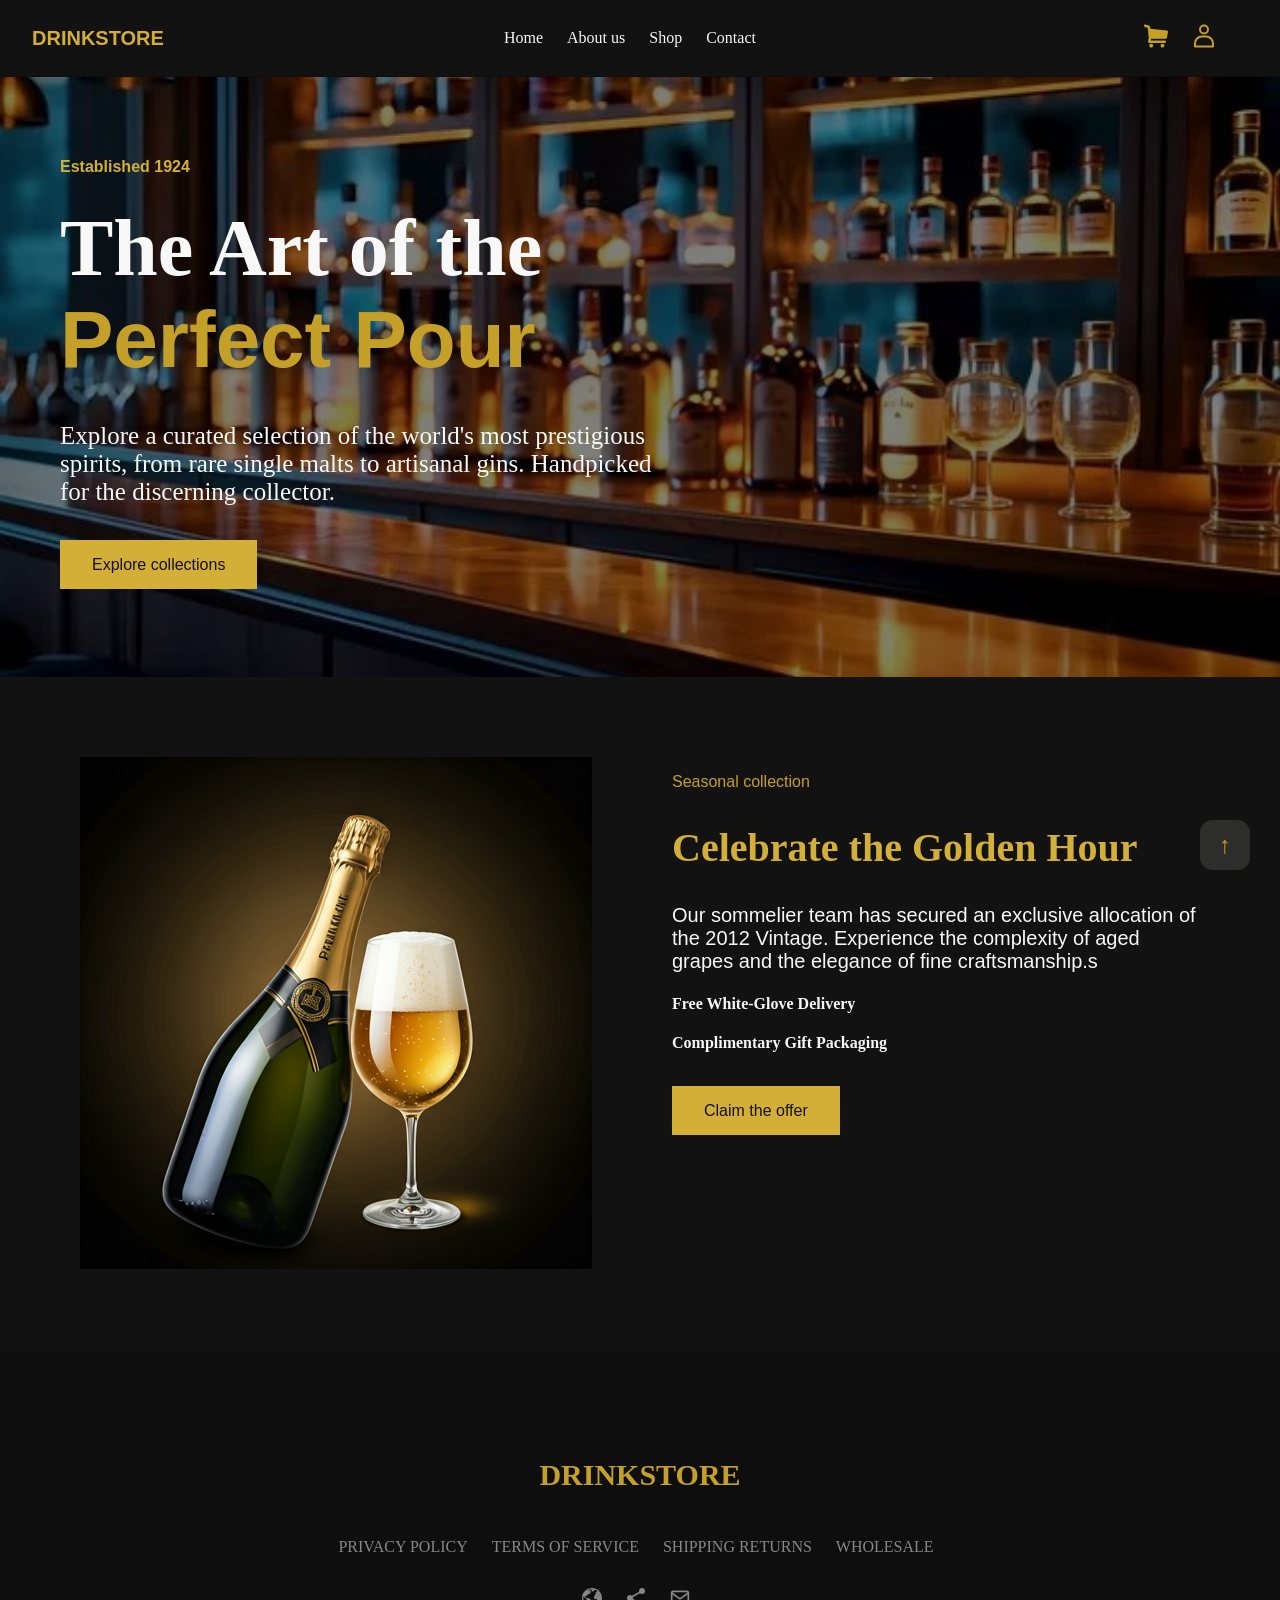
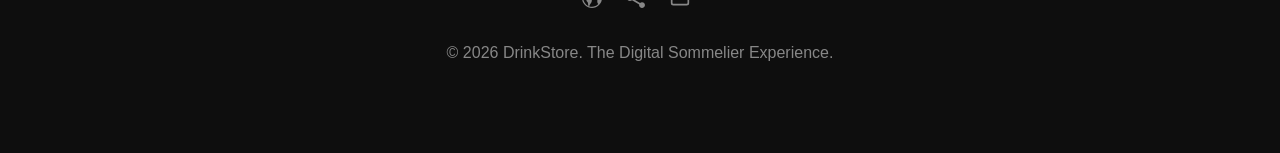
<file: aboutus.html>
<!DOCTYPE html>
<html lang="en">

<head>
    <meta charset="UTF-8">
    <meta name="viewport" content="width=device-width, initial-scale=1.0">
    <title>Drinkstore</title>
    <link rel="stylesheet" href="src/css/style.css">
    <link rel="stylesheet" href="src/css/aboutus.css">
    <link rel="stylesheet" href="src/fonts/Manrope-VariableFont_wght.ttf">
    <link rel="stylesheet" href="src/fonts/NotoSerif-VariableFont_wdth,wght.ttf">

</head>
<a href="#" class="back-to-top">
    <i class="fas fa-arrow-up"></i> <span>↑</span>
</a>
<header>
    <nav>
        <div>
            <h2 class="first_font title_links first_color">DRINKSTORE</h2>
        </div>
        <div>
            <ul class="nav_links first_font">
                <li><a href="index.html">Home</a></li>
                <li><a href="aboutus.html">About us</a></li>
                <li><a href="shop.html">Shop</a></li>
                <li><a href="contact.html">Contact</a></li>
            </ul>
        </div>
        <div>
            <ul class="nav_links_1">
                <li><img class="nav_icon" src="src/imgs/cart_icon.svg" alt="cart_icon"></li>
                <li><img class="nav_icon" src="src/imgs/account_icon.svg" alt="account icon"></li>
            </ul>
        </div>
    </nav>
</header>
<main>
    <section class="section_1">
        <div style="width: 600px; margin: 60px;">
        <h4 class="first_color first_font">Established 1924</h4>
        <h1 class="third_color second_font">The Art of the <br>
        <span class="second_color first_font">Perfect Pour</span></h1>
        <p class="third_color">Explore a curated selection of the world's most prestigious spirits, from rare single malts to artisanal gins. Handpicked for the discerning collector.</p>
        <a class="primary_button" href="shop.html">Explore collections</a>
        </div>
    </section>
    <section class="section_2">
        <div style="margin: 80px;"><img src="src/imgs/wine_aboutus.png" alt=""></div>
        <div style="margin-top: 80px; margin-right: 80px;">
            <p class="second_color first_font">Seasonal collection</p>
            <h2 style="font-size: 40px;" class="first_color second_font">Celebrate the Golden Hour</h2>
            <p style="font-size: 20px; " class="third_color first_font">Our sommelier team has secured an exclusive allocation of the 2012 Vintage. Experience the complexity of aged grapes and the elegance of fine craftsmanship.s</p>
            <h4 class="third_color second_font">Free White-Glove Delivery</h4>
            <h4 style="margin-bottom: 50px;" class="third_color second_font">Complimentary Gift Packaging</h4>
            <a class="primary_button" href="#">Claim the offer</a>
        </div>
    </section>
</main>
<footer>
    <div class="footer_center">
        <h3>DRINKSTORE</h3>
    </div>
    <div>
        <ul class="footer_links">
            <li><a class="footer_links_a" href="#">PRIVACY POLICY</a></li>
            <li><a class="footer_links_a" href="#">TERMS OF SERVICE</a></li>
            <li><a class="footer_links_a" href="#">SHIPPING RETURNS</a></li>
            <li><a class="footer_links_a" href="#">WHOLESALE</a></li>
        </ul>
    </div>
    <div>
        <ul class="footer_links">
            <li><a href="#"><img src="src/imgs/globe_icon.svg" alt="globe_icon"></a></li>
            <li><a href="#"><img src="src/imgs/share_icon.svg" alt="share_icon"></a></li>
            <li><a href="#"><img src="src/imgs/mail_icon.svg" alt="mail_icon"></a></li>
        </ul>
    </div>
    <div>
        <p>© 2026 DrinkStore. The Digital Sommelier Experience.</p>
    </div>
</footer>
</html>
</file>
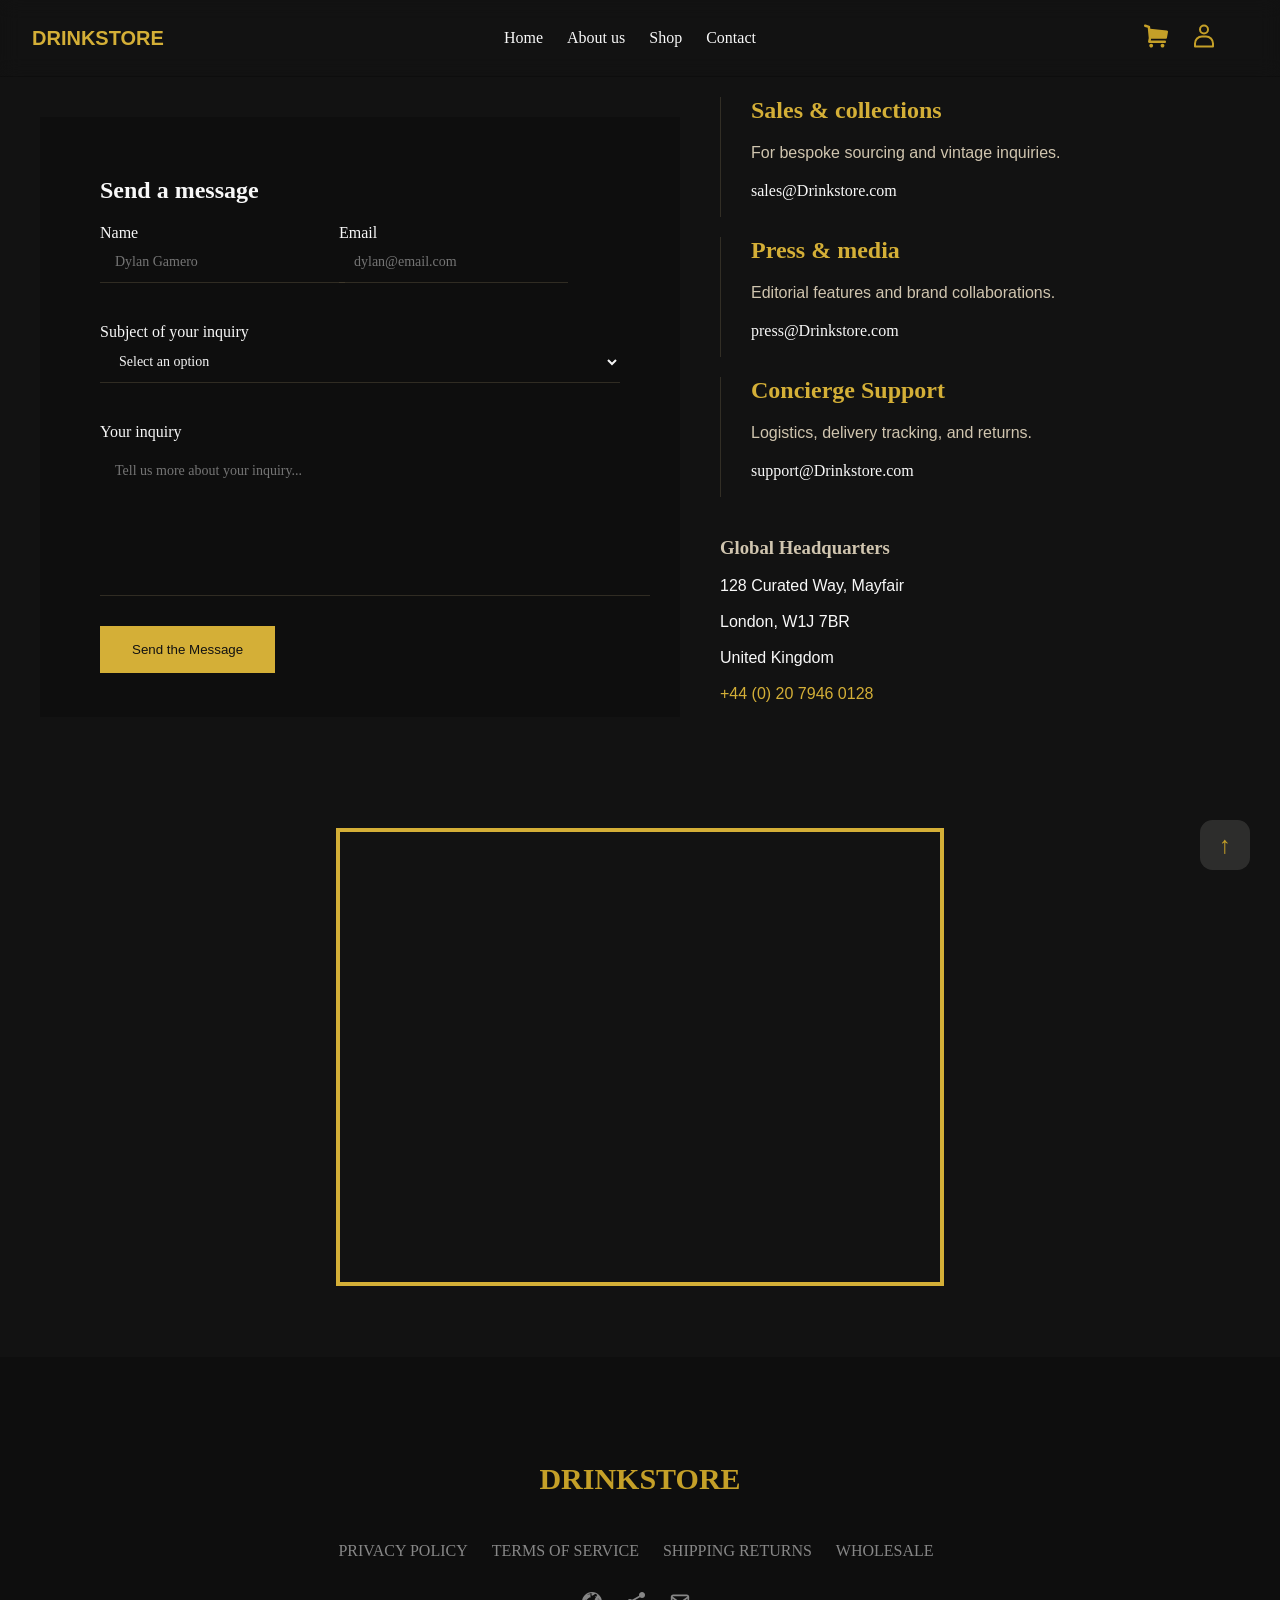
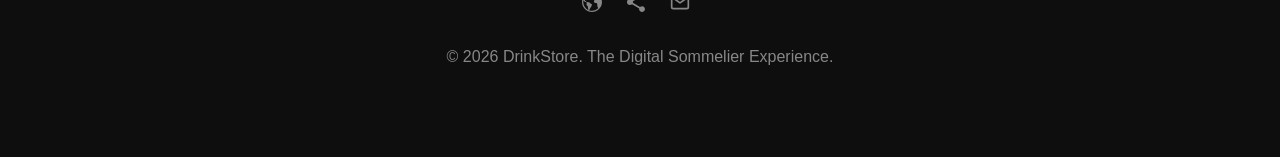
<file: contact.html>
<!DOCTYPE html>
<html lang="en">

<head>
    <meta charset="UTF-8">
    <meta name="viewport" content="width=device-width, initial-scale=1.0">
    <title>Drinkstore</title>
    <link rel="stylesheet" href="src/css/style.css">
    <link rel="stylesheet" href="src/css/contact.css">
    <link rel="stylesheet" href="src/fonts/Manrope-VariableFont_wght.ttf">
    <link rel="stylesheet" href="src/fonts/NotoSerif-VariableFont_wdth,wght.ttf">

</head>
<a href="#" class="back-to-top">
    <i class="fas fa-arrow-up"></i> <span>↑</span>
</a>
<header>
    <nav>
        <div>
            <h2 class="first_font title_links first_color">DRINKSTORE</h2>
        </div>
        <div>
            <ul class="nav_links first_font">
                <li><a href="index.html">Home</a></li>
                <li><a href="aboutus.html">About us</a></li>
                <li><a href="shop.html">Shop</a></li>
                <li><a href="contact.html">Contact</a></li>
            </ul>
        </div>
        <div>
            <ul class="nav_links_1">
                <li><img class="nav_icon" src="src/imgs/cart_icon.svg" alt="cart_icon"></li>
                <li><img class="nav_icon" src="src/imgs/account_icon.svg" alt="account icon"></li>
            </ul>
        </div>
    </nav>
</header>
<main>
    <section class="section_1">
        <div class="section_1_form">
            <div class="section_1_form_info">
                <h1 class="second_font third_color">Send a message</h1>
                <form action="#">
                    <div class="section_1_form_labels">
                        <div class="section_1_form_name">
                            <label class="second_font third_color" for="name">Name</label>
                            <input type="text" id="name" class="first_font third_color" placeholder="Dylan Gamero">
                        </div>
                        <div class="section_1_form_email">
                            <label class="second_font third_color" for="email">Email</label>
                            <input type="text" id="name" placeholder="dylan@email.com">
                        </div>
                    </div>
                    <div class="section_1_select">
                        <label class="second_font third_color" for="subject">Subject of your inquiry</label>
                        <select id="subject" name="subject">
                            <option class="second_font third_color" value="" disabled selected>Select an option</option>
                            <option class="second_font third_color" value="wholesale">Curated collection & sales
                            </option>
                            <option class="second_font third_color" value="events">Order logistics & support</option>
                            <option class="second_font third_color" value="support">Press and editorial</option>
                            <option class="second_font third_color" value="support">Wholesale partnership</option>
                        </select>
                    </div>
                    <div>
                        <div>
                            <label class="second_font third_color" for="message">Your
                                inquiry</label>
                            <textarea style="margin-top: 10px;" id="message" name="message" rows="5"
                                placeholder="Tell us more about your inquiry..."></textarea>
                        </div>
                    </div>
                    <div>
                        <button type="submit" class="primary_button">
                            Send the Message
                        </button>
                    </div>
                </form>
            </div>
        </div>
        <div class="section_1_info">
            <div class="section_1_info_minibox">
                <div class="section_1_info_content">
                    <h2 class="first_color second_font">Sales & collections</h2>
                    <p style="margin-bottom: 20px; color: #d0c5af;" class="third_color first_font">For bespoke sourcing
                        and vintage
                        inquiries.</p>
                    <a class="third_color second_font" href="#">sales@Drinkstore.com</a>
                </div>
            </div>
            <div class="section_1_info_minibox">
                <div class="section_1_info_content">
                    <h2 class="first_color second_font">Press & media</h2>
                    <p style="margin-bottom: 20px; color: #d0c5af;" class="third_color first_font">Editorial features
                        and brand collaborations.</p>
                    <a class="third_color second_font" href="#">press@Drinkstore.com</a>
                </div>
            </div>
            <div class="section_1_info_minibox" style="margin-bottom: 40px;">
                <div class="section_1_info_content">
                    <h2 class="first_color second_font">Concierge Support</h2>
                    <p style="margin-bottom: 20px; color: #d0c5af;" class="third_color first_font">Logistics, delivery
                        tracking, and returns.</p>
                    <a class="third_color second_font" href="#">support@Drinkstore.com</a>
                </div>
            </div>
            <div>
                <h3 style="color: #d0c5af;" class="second_font">Global Headquarters</h3>
                <p class="third_color first_font">128 Curated Way, Mayfair <br><br>
                    London, W1J 7BR <br><br>
                    United Kingdom <br><br>
                    <span class="first_color">+44 (0) 20 7946 0128</span>
                </p>
            </div>
        </div>

    </section>
    <section class="section_3">
        <iframe src="https://www.google.com/maps/embed?pb=!1m18!1m12!1m3!1d9933.52040503193!2d-0.1654502879088675!3d51.50624225496204!2m3!1f0!2f0!3f0!3m2!1i1024!2i768!4f13.1!3m3!1m2!1s0x4876052bd8bd5a61%3A0x662fb514dec3e454!2sSexy%20Fish%20Mayfair!5e0!3m2!1ses-419!2sco!4v1776177042637!5m2!1ses-419!2sco" width="600" height="450" style="border:4px #D4AF37 solid;" allowfullscreen="" loading="lazy" referrerpolicy="no-referrer-when-downgrade"></iframe>    
    </section>
</main>
<footer>
    <div class="footer_center">
        <h3>DRINKSTORE</h3>
    </div>
    <div>
        <ul class="footer_links">
            <li><a class="footer_links_a" href="#">PRIVACY POLICY</a></li>
            <li><a class="footer_links_a" href="#">TERMS OF SERVICE</a></li>
            <li><a class="footer_links_a" href="#">SHIPPING RETURNS</a></li>
            <li><a class="footer_links_a" href="#">WHOLESALE</a></li>
        </ul>
    </div>
    <div>
        <ul class="footer_links">
            <li><a href="#"><img src="src/imgs/globe_icon.svg" alt="globe_icon"></a></li>
            <li><a href="#"><img src="src/imgs/share_icon.svg" alt="share_icon"></a></li>
            <li><a href="#"><img src="src/imgs/mail_icon.svg" alt="mail_icon"></a></li>
        </ul>
    </div>
    <div>
        <p>© 2026 DrinkStore. The Digital Sommelier Experience.</p>
    </div>
</footer>

</html>
</file>
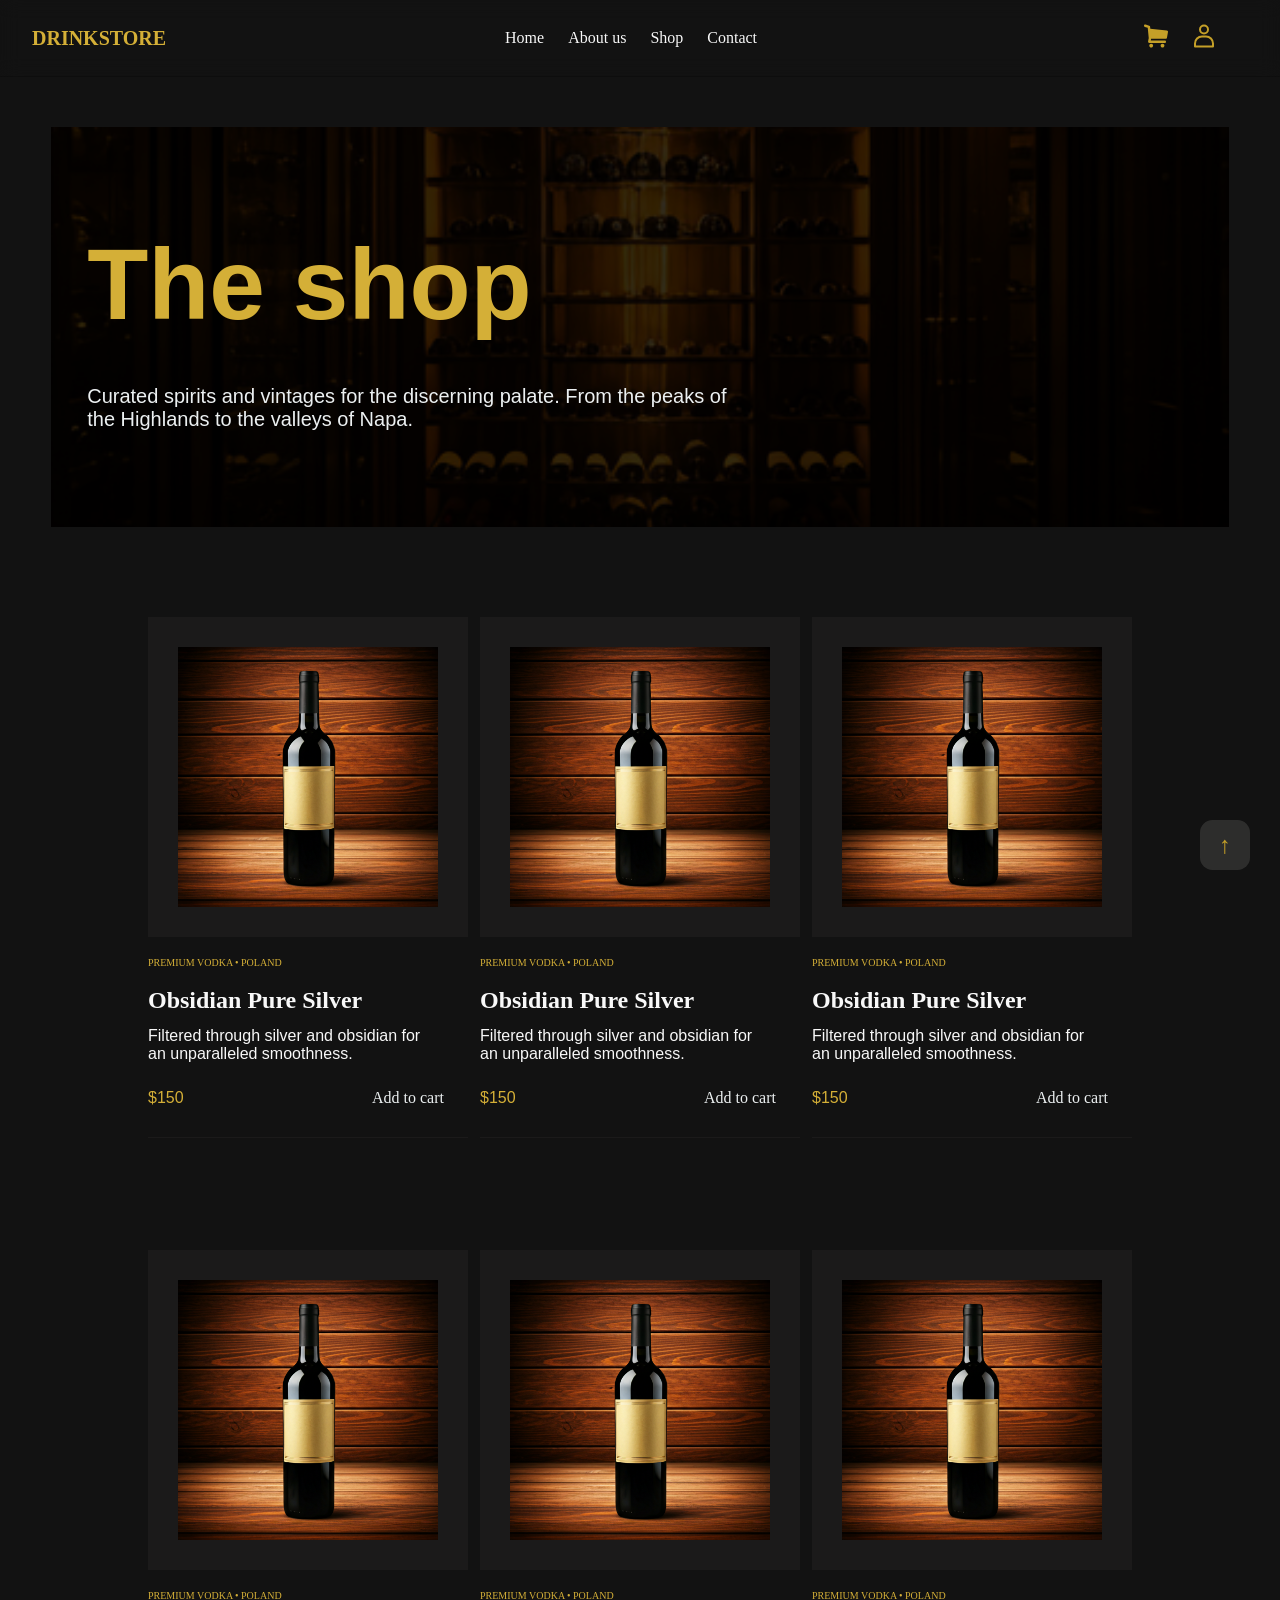
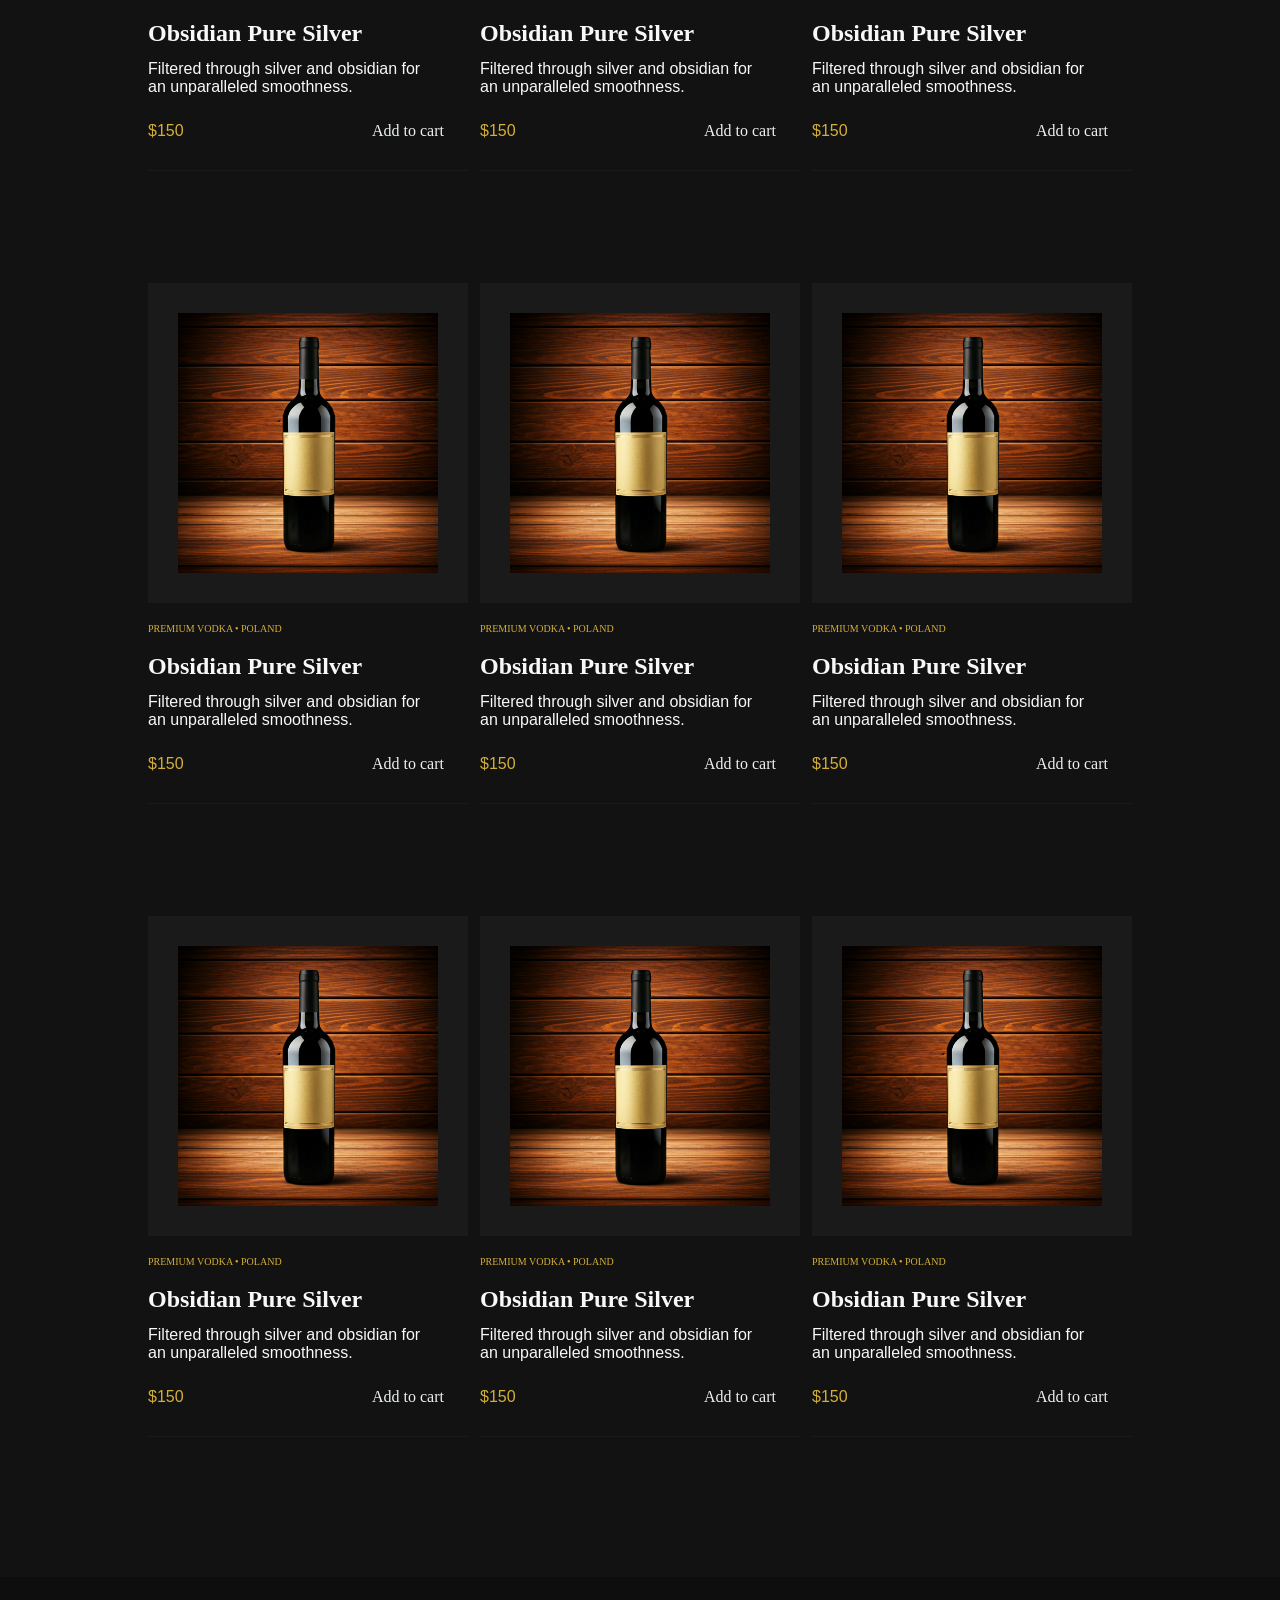
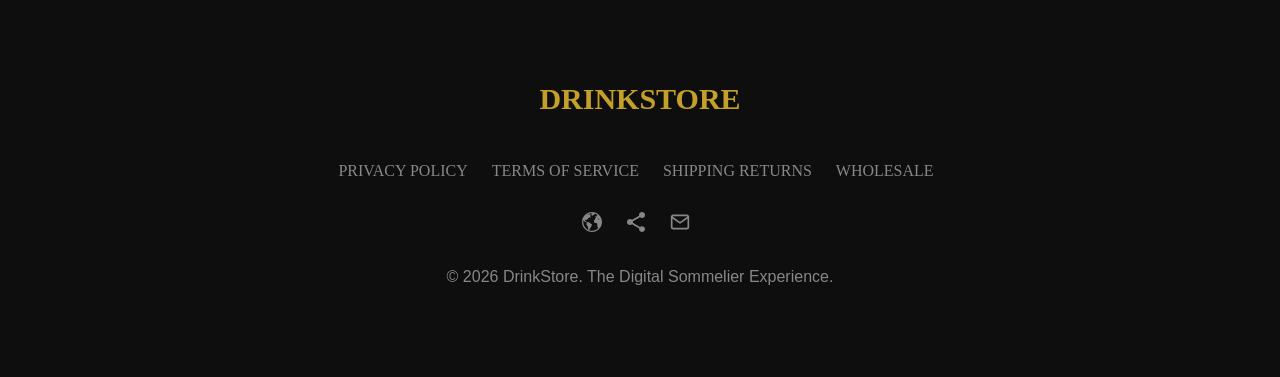
<file: shop.html>
<!DOCTYPE html>
<html lang="en">

<head>
    <meta charset="UTF-8">
    <meta name="viewport" content="width=device-width, initial-scale=1.0">
    <title>Drinkstore</title>
    <link rel="stylesheet" href="src/css/style.css">
    <link rel="stylesheet" href="src/css/shop.css">
    <link rel="stylesheet" href="src/fonts/Manrope-VariableFont_wght.ttf">
    <link rel="stylesheet" href="src/fonts/NotoSerif-VariableFont_wdth,wght.ttf">

</head>
<a href="#" class="back-to-top">
    <i class="fas fa-arrow-up"></i> <span>↑</span>
</a>
<header>
    <nav>
        <div>
            <h2 class="second_font title_links first_color">DRINKSTORE</h2>
        </div>
        <div>
            <ul class="nav_links first_font">
                <li><a href="index.html">Home</a></li>
                <li><a href="aboutus.html">About us</a></li>
                <li><a href="shop.html">Shop</a></li>
                <li><a href="contact.html">Contact</a></li>
            </ul>
        </div>
        <div>
            <ul class="nav_links_1">
                <li><img class="nav_icon" src="src/imgs/cart_icon.svg" alt="cart_icon"></li>
                <li><img class="nav_icon" src="src/imgs/account_icon.svg" alt="account icon"></li>
            </ul>
        </div>
    </nav>
</header>

<main>
    <section class="section_1">
        <div class="section_1_">
            <img src="src/imgs/shop_wines.png" alt="wines main">
            <div>
                <h1>The shop</h1>
                <p>Curated spirits and vintages for the discerning palate. From the peaks of the Highlands to the
                    valleys of
                    Napa.</p>
            </div>
        </div>
    </section>
    <section class="section_2">
        <div class="section_2">
            <div class="section_2_card">
                <div class="section_2_card_section">
                    <div class="section_2_card_section_img">
                        <img src="src/imgs/wine_1.png" alt="wine 1">
                    </div>
                </div>
                <div class="section_2_card_info">
                    <p class="first_color second_font " style="font-size: 10px; margin-top:20px;">PREMIUM VODKA • POLAND
                    </p>
                    <h2 class="third_color second_font" style=" margin-top:-10px;">Obsidian Pure Silver</h2>
                    <p class="third_color first_font" style="margin-top:-10px;">Filtered through silver and obsidian for
                        an
                        unparalleled smoothness.
                    </p>
                    <div class="section_2_card_info_price">
                        <p class="section_2_card_info_price_h2 first_color first_font" style="width: 50px;">$150</p>
                        <a class="third_color second_font primary_button" href="https://github.com/dypokkk">Add to
                            cart</a>
                    </div>
                </div>
            </div>
            <div class="section_2_card">
                <div class="section_2_card_section">
                    <div class="section_2_card_section_img">
                        <img src="src/imgs/wine_1.png" alt="wine 1">
                    </div>
                </div>
                <div class="section_2_card_info">
                    <p class="first_color second_font " style="font-size: 10px; margin-top:20px;">PREMIUM VODKA • POLAND
                    </p>
                    <h2 class="third_color second_font" style=" margin-top:-10px;">Obsidian Pure Silver</h2>
                    <p class="third_color first_font" style="margin-top:-10px;">Filtered through silver and obsidian for
                        an
                        unparalleled smoothness.
                    </p>
                    <div class="section_2_card_info_price">
                        <p class="section_2_card_info_price_h2 first_color first_font" style="width: 50px;">$150</p>
                        <a class="third_color second_font primary_button" href="https://github.com/dypokkk">Add to
                            cart</a>
                    </div>
                </div>
            </div>
            <div class="section_2_card">
                <div class="section_2_card_section">
                    <div class="section_2_card_section_img">
                        <img src="src/imgs/wine_1.png" alt="wine 1">
                    </div>
                </div>
                <div class="section_2_card_info">
                    <p class="first_color second_font " style="font-size: 10px; margin-top:20px;">PREMIUM VODKA • POLAND
                    </p>
                    <h2 class="third_color second_font" style=" margin-top:-10px;">Obsidian Pure Silver</h2>
                    <p class="third_color first_font" style="margin-top:-10px;">Filtered through silver and obsidian for
                        an
                        unparalleled smoothness.
                    </p>
                    <div class="section_2_card_info_price">
                        <p class="section_2_card_info_price_h2 first_color first_font" style="width: 50px;">$150</p>
                        <a class="third_color second_font primary_button" href="https://github.com/dypokkk">Add to
                            cart</a>
                    </div>
                </div>
            </div>
            <div class="section_2_card">
                <div class="section_2_card_section">
                    <div class="section_2_card_section_img">
                        <img src="src/imgs/wine_1.png" alt="wine 1">
                    </div>
                </div>
                <div class="section_2_card_info">
                    <p class="first_color second_font " style="font-size: 10px; margin-top:20px;">PREMIUM VODKA • POLAND
                    </p>
                    <h2 class="third_color second_font" style=" margin-top:-10px;">Obsidian Pure Silver</h2>
                    <p class="third_color first_font" style="margin-top:-10px;">Filtered through silver and obsidian for
                        an
                        unparalleled smoothness.
                    </p>
                    <div class="section_2_card_info_price">
                        <p class="section_2_card_info_price_h2 first_color first_font" style="width: 50px;">$150</p>
                        <a class="third_color second_font primary_button" href="https://github.com/dypokkk">Add to
                            cart</a>
                    </div>
                </div>
            </div>
            <div class="section_2_card">
                <div class="section_2_card_section">
                    <div class="section_2_card_section_img">
                        <img src="src/imgs/wine_1.png" alt="wine 1">
                    </div>
                </div>
                <div class="section_2_card_info">
                    <p class="first_color second_font " style="font-size: 10px; margin-top:20px;">PREMIUM VODKA • POLAND
                    </p>
                    <h2 class="third_color second_font" style=" margin-top:-10px;">Obsidian Pure Silver</h2>
                    <p class="third_color first_font" style="margin-top:-10px;">Filtered through silver and obsidian for
                        an
                        unparalleled smoothness.
                    </p>
                    <div class="section_2_card_info_price">
                        <p class="section_2_card_info_price_h2 first_color first_font" style="width: 50px;">$150</p>
                        <a class="third_color second_font primary_button" href="https://github.com/dypokkk">Add to
                            cart</a>
                    </div>
                </div>
            </div>
            <div class="section_2_card">
                <div class="section_2_card_section">
                    <div class="section_2_card_section_img">
                        <img src="src/imgs/wine_1.png" alt="wine 1">
                    </div>
                </div>
                <div class="section_2_card_info">
                    <p class="first_color second_font " style="font-size: 10px; margin-top:20px;">PREMIUM VODKA • POLAND
                    </p>
                    <h2 class="third_color second_font" style=" margin-top:-10px;">Obsidian Pure Silver</h2>
                    <p class="third_color first_font" style="margin-top:-10px;">Filtered through silver and obsidian for
                        an
                        unparalleled smoothness.
                    </p>
                    <div class="section_2_card_info_price">
                        <p class="section_2_card_info_price_h2 first_color first_font" style="width: 50px;">$150</p>
                        <a class="third_color second_font primary_button" href="https://github.com/dypokkk">Add to
                            cart</a>
                    </div>
                </div>
            </div>
            <div class="section_2_card">
                <div class="section_2_card_section">
                    <div class="section_2_card_section_img">
                        <img src="src/imgs/wine_1.png" alt="wine 1">
                    </div>
                </div>
                <div class="section_2_card_info">
                    <p class="first_color second_font " style="font-size: 10px; margin-top:20px;">PREMIUM VODKA • POLAND
                    </p>
                    <h2 class="third_color second_font" style=" margin-top:-10px;">Obsidian Pure Silver</h2>
                    <p class="third_color first_font" style="margin-top:-10px;">Filtered through silver and obsidian for
                        an
                        unparalleled smoothness.
                    </p>
                    <div class="section_2_card_info_price">
                        <p class="section_2_card_info_price_h2 first_color first_font" style="width: 50px;">$150</p>
                        <a class="third_color second_font primary_button" href="https://github.com/dypokkk">Add to
                            cart</a>
                    </div>
                </div>
            </div>
            <div class="section_2_card">
                <div class="section_2_card_section">
                    <div class="section_2_card_section_img">
                        <img src="src/imgs/wine_1.png" alt="wine 1">
                    </div>
                </div>
                <div class="section_2_card_info">
                    <p class="first_color second_font " style="font-size: 10px; margin-top:20px;">PREMIUM VODKA • POLAND
                    </p>
                    <h2 class="third_color second_font" style=" margin-top:-10px;">Obsidian Pure Silver</h2>
                    <p class="third_color first_font" style="margin-top:-10px;">Filtered through silver and obsidian for
                        an
                        unparalleled smoothness.
                    </p>
                    <div class="section_2_card_info_price">
                        <p class="section_2_card_info_price_h2 first_color first_font" style="width: 50px;">$150</p>
                        <a class="third_color second_font primary_button" href="https://github.com/dypokkk">Add to
                            cart</a>
                    </div>
                </div>
            </div>
            <div class="section_2_card">
                <div class="section_2_card_section">
                    <div class="section_2_card_section_img">
                        <img src="src/imgs/wine_1.png" alt="wine 1">
                    </div>
                </div>
                <div class="section_2_card_info">
                    <p class="first_color second_font " style="font-size: 10px; margin-top:20px;">PREMIUM VODKA • POLAND
                    </p>
                    <h2 class="third_color second_font" style=" margin-top:-10px;">Obsidian Pure Silver</h2>
                    <p class="third_color first_font" style="margin-top:-10px;">Filtered through silver and obsidian for
                        an
                        unparalleled smoothness.
                    </p>
                    <div class="section_2_card_info_price">
                        <p class="section_2_card_info_price_h2 first_color first_font" style="width: 50px;">$150</p>
                        <a class="third_color second_font primary_button" href="https://github.com/dypokkk">Add to
                            cart</a>
                    </div>
                </div>
            </div>
            <div class="section_2_card">
                <div class="section_2_card_section">
                    <div class="section_2_card_section_img">
                        <img src="src/imgs/wine_1.png" alt="wine 1">
                    </div>
                </div>
                <div class="section_2_card_info">
                    <p class="first_color second_font " style="font-size: 10px; margin-top:20px;">PREMIUM VODKA • POLAND
                    </p>
                    <h2 class="third_color second_font" style=" margin-top:-10px;">Obsidian Pure Silver</h2>
                    <p class="third_color first_font" style="margin-top:-10px;">Filtered through silver and obsidian for
                        an
                        unparalleled smoothness.
                    </p>
                    <div class="section_2_card_info_price">
                        <p class="section_2_card_info_price_h2 first_color first_font" style="width: 50px;">$150</p>
                        <a class="third_color second_font primary_button" href="https://github.com/dypokkk">Add to
                            cart</a>
                    </div>
                </div>
            </div>
            <div class="section_2_card">
                <div class="section_2_card_section">
                    <div class="section_2_card_section_img">
                        <img src="src/imgs/wine_1.png" alt="wine 1">
                    </div>
                </div>
                <div class="section_2_card_info">
                    <p class="first_color second_font " style="font-size: 10px; margin-top:20px;">PREMIUM VODKA • POLAND
                    </p>
                    <h2 class="third_color second_font" style=" margin-top:-10px;">Obsidian Pure Silver</h2>
                    <p class="third_color first_font" style="margin-top:-10px;">Filtered through silver and obsidian for
                        an
                        unparalleled smoothness.
                    </p>
                    <div class="section_2_card_info_price">
                        <p class="section_2_card_info_price_h2 first_color first_font" style="width: 50px;">$150</p>
                        <a class="third_color second_font primary_button" href="https://github.com/dypokkk">Add to
                            cart</a>
                    </div>
                </div>
            </div>
            <div class="section_2_card">
                <div class="section_2_card_section">
                    <div class="section_2_card_section_img">
                        <img src="src/imgs/wine_1.png" alt="wine 1">
                    </div>
                </div>
                <div class="section_2_card_info">
                    <p class="first_color second_font " style="font-size: 10px; margin-top:20px;">PREMIUM VODKA • POLAND
                    </p>
                    <h2 class="third_color second_font" style=" margin-top:-10px;">Obsidian Pure Silver</h2>
                    <p class="third_color first_font" style="margin-top:-10px;">Filtered through silver and obsidian for
                        an
                        unparalleled smoothness.
                    </p>
                    <div class="section_2_card_info_price">
                        <p class="section_2_card_info_price_h2 first_color first_font" style="width: 50px;">$150</p>
                        <a class="third_color second_font primary_button" href="https://github.com/dypokkk">Add to
                            cart</a>
                    </div>
                </div>
            </div>
        </div>
    </section>
</main>
<footer>
    <div>
        <h3>DRINKSTORE</h3>
    </div>
    <div>
        <ul class="footer_links">
            <li><a class="footer_links_a" href="#">PRIVACY POLICY</a></li>
            <li><a class="footer_links_a" href="#">TERMS OF SERVICE</a></li>
            <li><a class="footer_links_a" href="#">SHIPPING RETURNS</a></li>
            <li><a class="footer_links_a" href="#">WHOLESALE</a></li>
        </ul>
    </div>
    <div>
        <ul class="footer_links">
            <li><a href="#"><img src="src/imgs/globe_icon.svg" alt="globe_icon"></a></li>
            <li><a href="#"><img src="src/imgs/share_icon.svg" alt="share_icon"></a></li>
            <li><a href="#"><img src="src/imgs/mail_icon.svg" alt="mail_icon"></a></li>
        </ul>
    </div>
    <div>
        <p>© 2026 DrinkStore. The Digital Sommelier Experience.</p>
    </div>
</footer>

</html>
</file>
<file: src/css/style.css>
body {
    background-color: #121212;
    margin: 0;
}

main {
  display: block;
}

.first_font {
    font-family: "Manrope", sans-serif;
}

.second_font {
    font-family: "Noto Serif", serif;
}

.first_color {
    color: #D4AF37;
}

.second_color {
    color: #C5A028;
}

.third_color {
    color: #F8F8F8;
}

header img {
    width: 24px;
}

a {
    text-decoration: none;
}

header {
    position: sticky;
    z-index: 1000;
    top: 0;
}

nav {
    color: #ecf0f1;
    display: flex;
    justify-content: space-between;
    align-items: center;
    padding: 8px 16px;
    background-color: #12121280;
    -webkit-backdrop-filter: blur(10px);
    backdrop-filter: blur(10px);
    border-bottom: 1px solid #00000033;
}

nav h2 {
    font-size: 20px;
}

.nav_links {
    list-style: none;
    display: flex;
    gap: 24px;
    align-items: center;
    margin-right: 48px;
}

.nav_links a {
    color: #F8F8F8;
    font-family: "Noto Serif", serif;
}

.nav_links a:hover {
    color: #C5A028;
}

.nav_links_1 {
    list-style: none;
    display: flex;
    gap: 24px;
    align-items: center;
    margin-right: 48px;

}

.title_links {
    gap: 12px;
    display: flex;
    align-items: center;
    margin-left: 16px;
}

html {
    scroll-behavior: smooth;
}

.back-to-top {
    position: fixed;
    bottom: 30px;
    right: 30px;
    width: 50px;
    height: 50px;
    background-color: #353534cc;
    color: #C5A028;
    border-radius: 25%;
    display: flex;
    justify-content: center;
    align-items: center;
    text-decoration: none;
    z-index: 1000;
}

.back-to-top span {
    font-size: 24px;
}

.back-to-top:hover {
    transform: translateY(-5px);
}

.footer_links {
    list-style: none;
    display: flex;
    gap: 24px;
    align-items: center;
    margin-right: 48px;
}

.footer_links_a {
    color: #878787;
    font-family: "Noto Serif", serif;
}

.footer_links_a:hover {
    color: #C5A028;
}

.footer_links img {
    width: 20px;
}

.footer_links img path:hover {
    stroke: #C5A028 !important;
    fill: #C5A028 !important;
}

footer {
    display: flex;
    flex-direction: column;
    align-items: center;
    justify-content: center;
    background-color: #0e0e0e;
    height: 400px;
}

footer h3 {
    font-size: 30px;
    color: #C5A028;
    font-family: "Noto Serif", serif;
}

footer p {
    color: #878787;
    font-family: "Manrope", sans-serif;
}
</file>
<file: src/css/aboutus.css>
.primary_button {
    padding: 16px 32px;
    background-color: #D4AF37;
    border: none;
    color: #121212;
    font-family: "Manrope", sans-serif;
}

.section_1 {
    height: 600px;
    background-image: linear-gradient(to top, #00000080, 60%, #00000080), url('../imgs/tragoooo.webp');
    background-size: cover;
    background-position: center;
    background-repeat: no-repeat;
    flex-direction: column;
    display: flex;
}

.section_1 h1 {
    font-size: 80px;
}

.section_1 p {
    font-size: 25px;
    margin-bottom: 50px;
    margin-top: -30px;
}

.section_1 h4 {
    margin-bottom: -40px;
}

.section_2 {
    display: flex;
}
</file>
<file: src/css/contact.css>
.section_1 {
    display: flex;
}

.section_1_form {
    width: 50%;
    height: 600px;
    margin: 40px;
    background-color: #0e0e0e;
    justify-content: center;
    align-items: center;
}

.section_1_form textarea {
    flex-direction: column;
    display: flex;
    background: #22222200;
    color: #f4f4f4;
    border: none;
    border-bottom: 1px solid #4d46358c;
    padding: 12px 15px;
    font-family: "Noto Serif", serif;
    font-size: 14px;
    outline: none;
    width: 100%;
    resize: none;
    height: 120px;
    overflow-y: auto;
    overflow-x: hidden;
    margin-bottom: 30px;
}

.section_1_form textarea:focus {
    border-bottom: 1px solid #D4AF37;
}

.section_1_select {
    margin-bottom: 40px;
}

.section_1_select select {
    display: flex;
    flex-direction: column;
    background: #22222200;
    color: #f4f4f4;
    border: none;
    border-bottom: 1px solid #4d46358c;
    padding: 12px 15px;
    font-family: "Noto Serif", serif;
    font-size: 14px;
    outline: none;
    width: 100%;
}

.section_1_select select:focus {
    border-bottom: 1px solid #D4AF37;
}

.section_1_select select option {
    background: #121212;
    color: #f4f4f4;
    font-family: "Manrope", serif;
    font-size: 14px;
}

.section_1_form_labels {
    display: flex;
    align-items: center;
}

.section_1_form_email input {
    display: flex;
    flex-direction: column;
    background: #22222200;
    color: #f4f4f4;
    border: none;
    border-bottom: 1px solid #4d46358c;
    padding: 12px 15px;
    font-family: "Noto Serif", serif;
    font-size: 14px;
    outline: none;
    width: 100%;
    margin-bottom: 40px;
}

.section_1_form_email input:focus {
    border-bottom: 1px solid #D4AF37;
}

.section_1_form_name input {
    display: flex;
    flex-direction: column;
    background: #22222200;
    color: #f4f4f4;
    border: none;
    border-bottom: 1px solid #4d46358c;
    padding: 12px 15px;
    font-family: "Noto Serif", serif;
    font-size: 14px;
    outline: none;
    width: 90%;
    margin-bottom: 40px;
    margin-right: 40px;
}

.section_1_form_name input:focus {
    border-bottom: 1px solid #D4AF37;
}

.section_1_form_info {
    margin: 60px;
}

.primary_button {
    padding: 16px 32px;
    background-color: #D4AF37;
    border: none;
    color: #121212;
    font-family: "Manrope", sans-serif;
}

.primary_button:hover {
    box-shadow: 0 0 12px 5px #c5a0284d;
    transition: box-shadow 0.4s ease;
}

.section_1_info_minibox {
    width: 350px;
    height: 120px;
    border-left: 1px solid #4d46358c;
}

.section_1_info_minibox:hover {
    border-left: 1px solid #D4AF37;
}

.section_1_info_content {
    margin-left: 30px;
}

.section_1_info_content a:hover {
    color: #D4AF37;
}

.section_3 {
    display: flex;
    display: flex;
    flex-direction: column;
    justify-content: center;
    align-items: center;
    height: 600px;
}
</file>
<file: src/css/shop.css>
.section_1 {
    display: flex;
    justify-content: center;
    align-items: center;
    width: 100%;
    height: 500px;
    margin-bottom: 40px;
}

.section_1_ {
    width: 92%;
    height: 400px;
    position: relative;
    overflow: hidden;
}

.section_1_ img {
    width: 100%;
    height: 100%;
    z-index: -1;
    zoom: 10%;
    filter: brightness(0.2);
    object-fit: cover;
    position: absolute;
}

.section_1_ h1 {
    color: #D4AF37;
    font-family: "Noto Serif", sans-serif;
    font-size: 100px;
    margin-left: 36px;
    margin-top: 100px;
}

.section_1_ p {
    color: #ecf0f1;
    font-family: "Manrope", sans-serif;
    margin-left: 36px;
    font-size: 20px;
    margin-top: -40px;
}

.section_1_ div {
    position: relative;
    z-index: 1;
    width: 60%;
    height: 80%;
}

.section_2 {
    display: flex;
    justify-content: center;
    align-items: center;
    flex-wrap: wrap;
    width: 100%;
    gap: 12px;
    margin-bottom: 20px;
}

.section_2_card {
    width: 320px;
    height: 520px;
    display: flex;
    flex-direction: column;
    border-bottom: #1b1a1a solid 1px;
    margin-bottom: 100px;

}

.section_2_card:hover {
    border-bottom: #C5A028 solid 1px;
    color: #D4AF37;
}

.section_2_card_section {
    width: 320px;
    height: 320px;
    background-color: #1b1a1a;
    display: flex;
    justify-content: center;
    align-items: center;
}

.section_2_card_section_img {
    width: 260px;
    height: 260px;
    background-color: #1b1a1a;
}

.section_2_card_section_img img {
    width: 100%;
    height: 100%;
    object-fit: cover;
}

.section_2_card_info {
    display: flex;
    justify-content: space-between;
    flex-direction: column;

}

.section_2_card_info h2 {
    width: 280px;
    height: 30px;
}

.section_2_card:hover .section_2_card_info h2 {
    color: #C5A028;
}

.section_2_card_info p {
    width: 280px;
    height: 30px;
}

.section_2_card_info_price {
    display: flex;
    justify-content: space-between;
}

.primary_button {
    display: flex;
    cursor: pointer;
    color: #ecf0f1;
    font-size: 16px;
    padding: 16px 24px;
    text-decoration: none;
}

.primary_button:hover {
    color: #C5A028;
}

.primary_button:active {
    position: relative;
    top: 1px;
}
</file>
